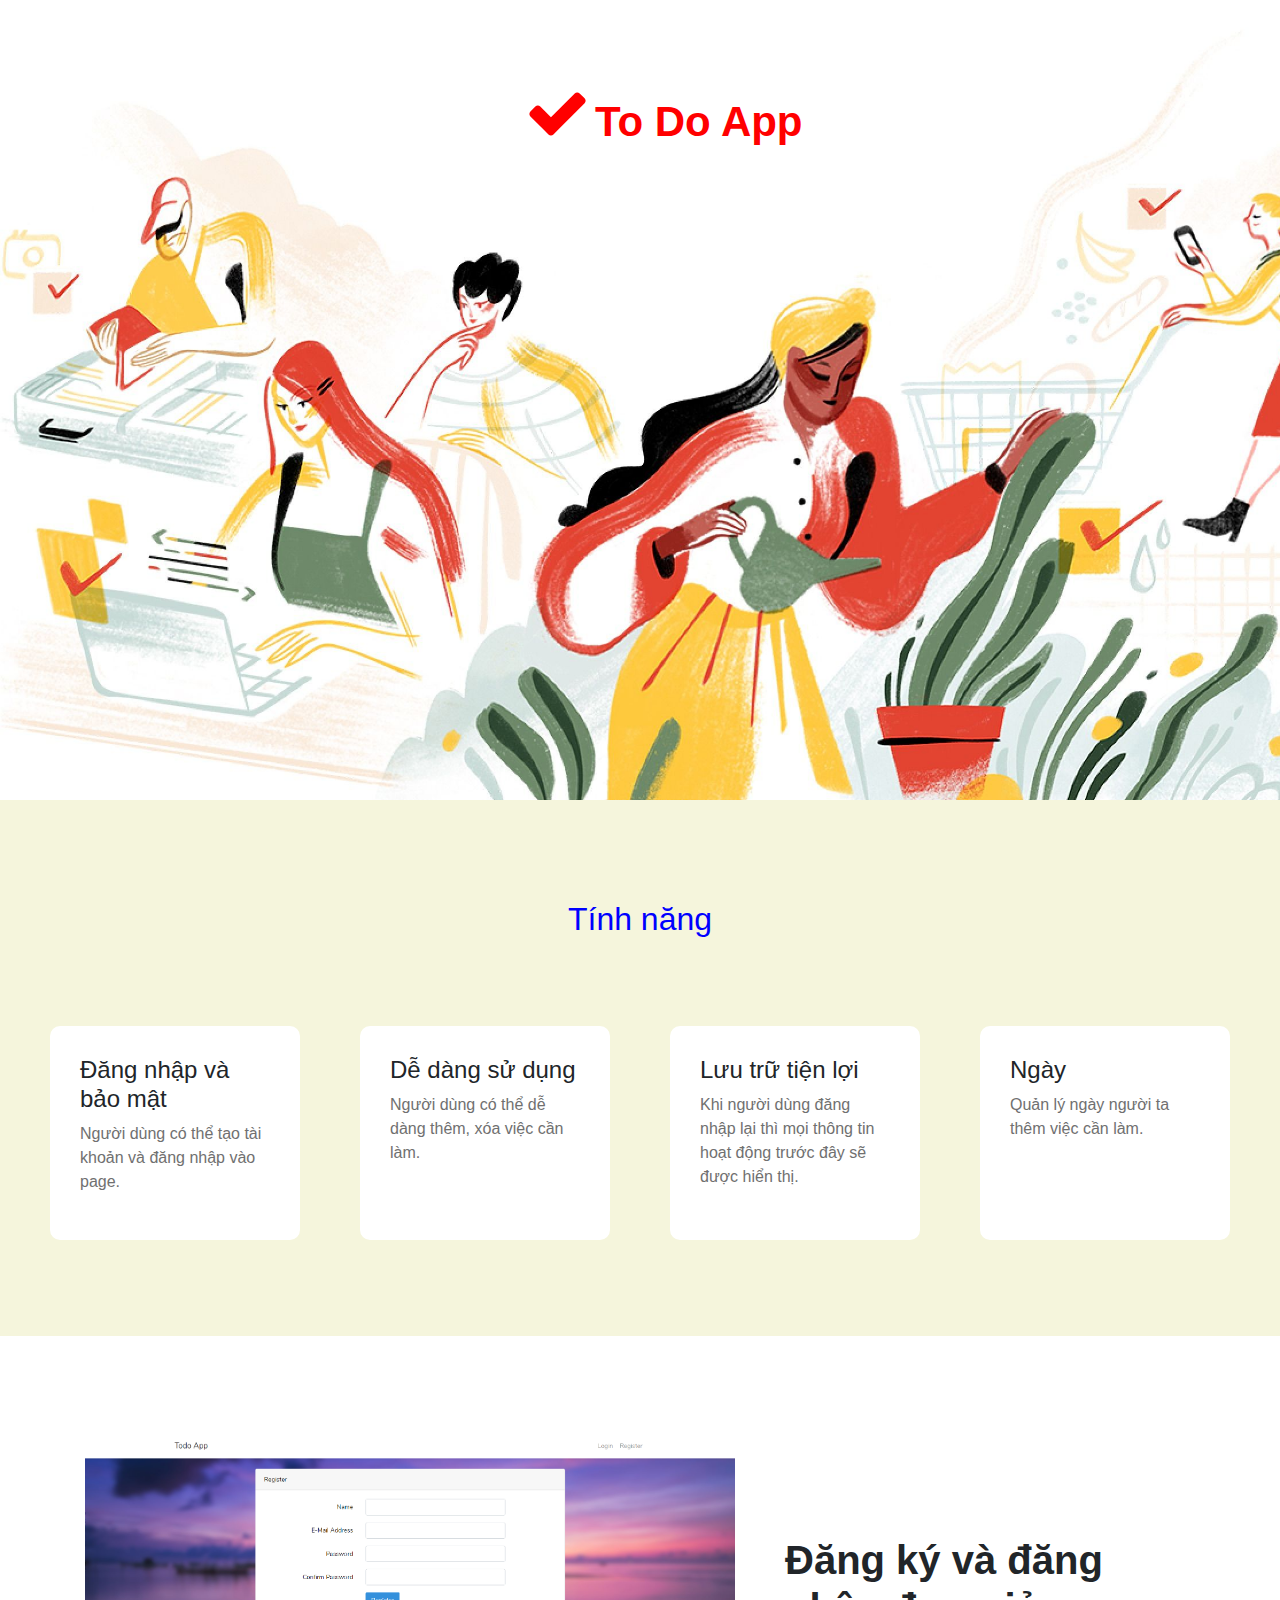
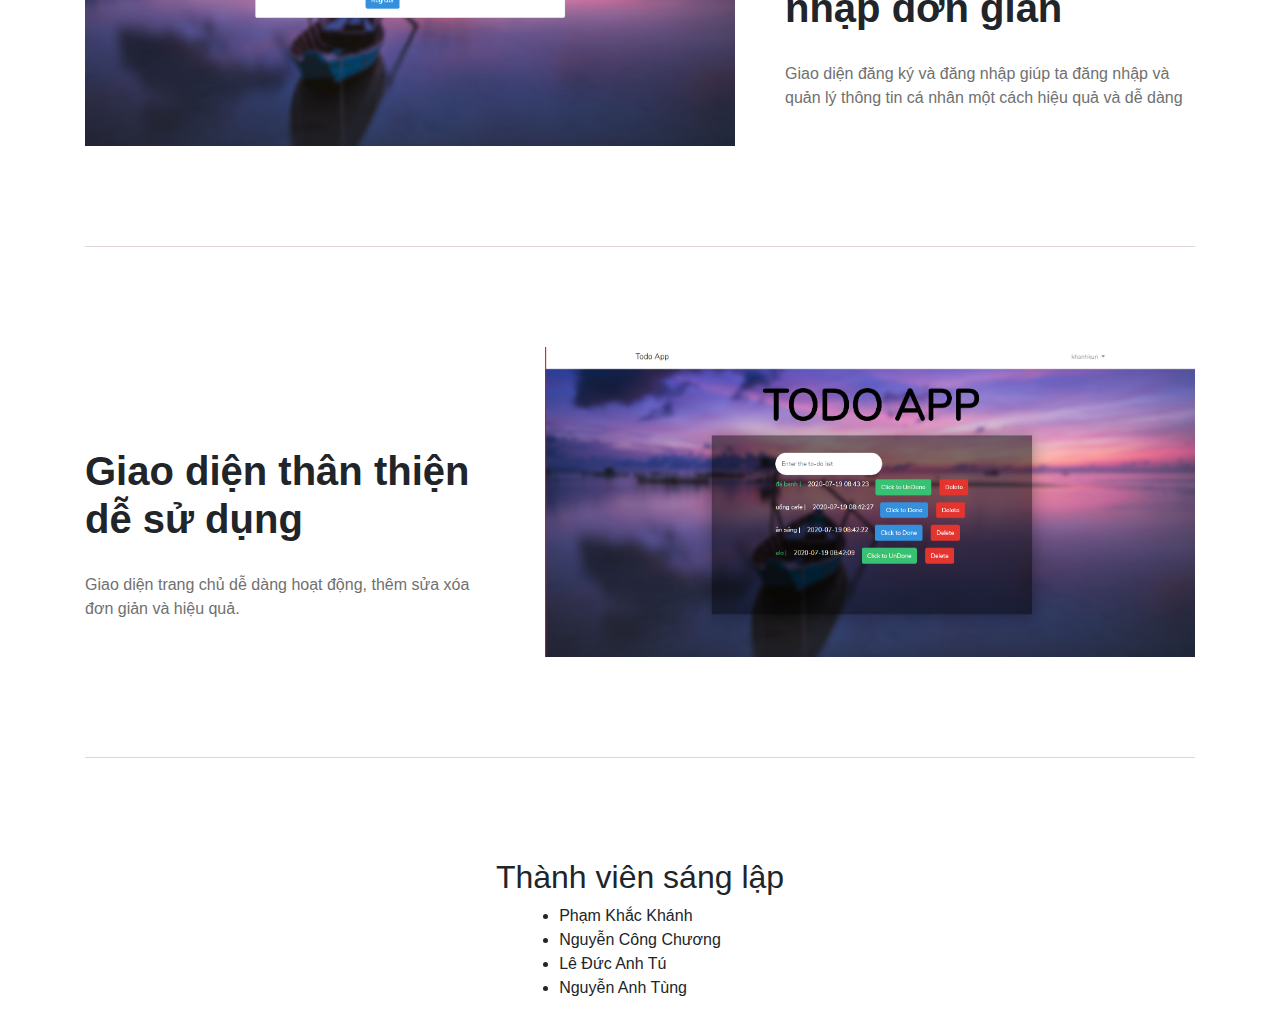
<file: index.html>
<!DOCTYPE html>
<html lang="en">

<head>
    <title> KCTT Team</title>
    <meta charset="utf-8">
    <meta name="viewport" content="width=device-width, initial-scale=1">
    <script type="text/javascript" src="vendor/bootstrap.js"></script>
    <link rel="stylesheet" href="vendor/bootstrap.css">
    <link rel="stylesheet" href="vendor/font-awesome.css">
    <link rel="stylesheet" href="1.css">
</head>

<body>
    <div class="big">
        <div class="info-top">
            <div class="logo">
                <div class="fa fa-check"></div>
                <b>To Do App</b>
            </div>
        </div>
        <div class="header">
            <h2 class="feature1">Tính năng</h2>
            <div class="case">
                <ul class="list-case1">
                    <li class="list-feature">
                        <h4>Đăng nhập và bảo mật</h4>
                        <p class="text-feature">Người dùng có thể tạo tài khoản và đăng nhập vào page.</p>
                    </li>
                    <li  class="list-feature">
                        <h4>Dễ dàng sử dụng</h4>
                        <p class="text-feature">Người dùng có thể dễ dàng thêm, xóa việc cần làm.</p>
                    </li>
                </ul>
                <ul class="list-case1">
                    <li  class="list-feature">
                        <h4>Lưu trữ tiện lợi</h4>
                        <p class="text-feature">Khi người dùng đăng nhập lại thì mọi thông tin hoạt động trước đây sẽ được hiển thị.</p>
                    </li>
                    <li  class="list-feature">
                        <h4>Ngày</h4>
                        <p class="text-feature">Quản lý ngày người ta thêm việc cần làm.</p>
                    </li>
                </ul>
            </div>
        </div>
        <div class="container">
            <div class="container1">
                <img src="image/Untitled.png" alt="" class="img_login">
                <div class="container_text">
                    <h2 class="container_title">Đăng ký và đăng nhập đơn giản</h2>
                    <p class="text-feature">Giao diện đăng ký và đăng nhập giúp ta đăng nhập và quản lý thông tin cá nhân một cách hiệu quả và dễ dàng</p>
                </div>
            </div>

            <div class="container2">
                <div class="container_text2">
                    <h2 class="container_title">Giao diện thân thiện dễ sử dụng</h2>
                    <p class="text-feature">Giao diện trang chủ dễ dàng hoạt động, thêm sửa xóa đơn giản và hiệu quả.</p>
                </div>
                <img src="image/Untitled1.png" alt="" class="img_login">
            </div>
        </div>
        <div class="footer">
            <h2>Thành viên sáng lập</h2>
            <ul>
                <li>Phạm Khắc Khánh</li>
                <li>Nguyễn Công Chương</li>
                <li>Lê Đức Anh Tú</li>
                <li>Nguyễn Anh Tùng</li>
            </ul>
        </div>
    </div>

    <script type="text/javascript" src="1.js"></script>
</body>

</html>
</file>
<file: 1.css>
* {
    margin: 0;
    padding: 0;
}

html,
body {
    background-image: url(background.jpg);
    width: 100%;
    height: 100%;
    background-repeat: no-repeat;
    background-attachment: scroll;
    background-size: cover;
}


/* info-top */

.info-top {
    display: flex;
    justify-content: center;
    width: 100%;
    height: 800px;
}

.info-top .logo {
    margin-top: 80px;
}

.info-top .logo .fa.fa-check {
    font-size: 65px;
    color: red;
    margin-left: 48px;
}

.info-top .logo b {
    font-size: 42px;
    color: red;
}

.info-top .logo p {
    font-size: 24px;
    font-weight: bold;
}


/* info_member */




.Todo_header{
    color:red;
}
/* container */
.header{
    width: 100%;
    background-color: beige;
}


.header .case {
    padding:50px;
    display: flex;
    justify-content: center;
}
.feature1{
    padding-top: 100px;
    text-align: center;
    color: blue;
}

.list-case1{
    display: flex;
}

.list-feature{
    background:white;
    padding:30px;
    margin: 30px;
    border-radius: 10px;
    list-style: none;
    width: 250px;
}
.list-feature:hover{
    background-color:#235de7;
    color: white;
}
.list-feature:hover .text-feature{
    color: #cccccc;
}
.text-feature{
    color : #707070;
}
@media screen and (max-width: 1200px) {
    .header .case {
        flex-direction: column;
        justify-content: center;
    }
    .list-case1{
        display: flex;
        justify-content: center;
    }   
    .container1{
        display: flex;
        flex-direction: column ;
        align-items: center;
    }
    .container_text{
        margin-right: 50px;
        align-content: center;
        width: 650px;
    }
    .container2{
        display: flex;
        flex-direction: column-reverse ;
        align-items: center;
    }
    .container_text2{
        margin-left: 50px;
        align-content: center;
        width: 650px;
    }
}
@media screen and (max-width: 768px) {
    .header .case {
        flex-direction: column;
        justify-content: center;
    }
    .list-case1{
        display: flex;
        flex-direction: column;
        justify-content: center;
        align-items: center;
    }   
    .list-feature{
        background:white;
        padding:30px;
        margin: 30px;
        width: 450px;
    }
    .container_text{
        width: 450px;
    }
    .container_text2{
        width: 450px;
    }
}


.container{
    padding-top: 100px;
}
.container1{
    display: flex;
    padding-bottom: 100px;
    border-bottom: #e0d5d5 1px solid;
}
.container_text{
    margin-top: 100px;
    margin-left: 50px;
}
.container_title{
    font-size: 40px;
    font-weight: 900;
    margin-bottom: 30px;
}
.img_login{
    height: 310px;
    width: 650px;
}
.container2{
    padding-top: 100px;
    display: flex;
    padding-bottom: 100px;
    border-bottom: #e0d5d5 1px solid;
}
.container_text2{
    margin-top: 100px;
    margin-right: 50px;
}
.footer{
    display: flex;
    flex-direction: column;
    align-items: center;
    margin-top: 100px;
    margin-bottom: 100px;
}
</file>
